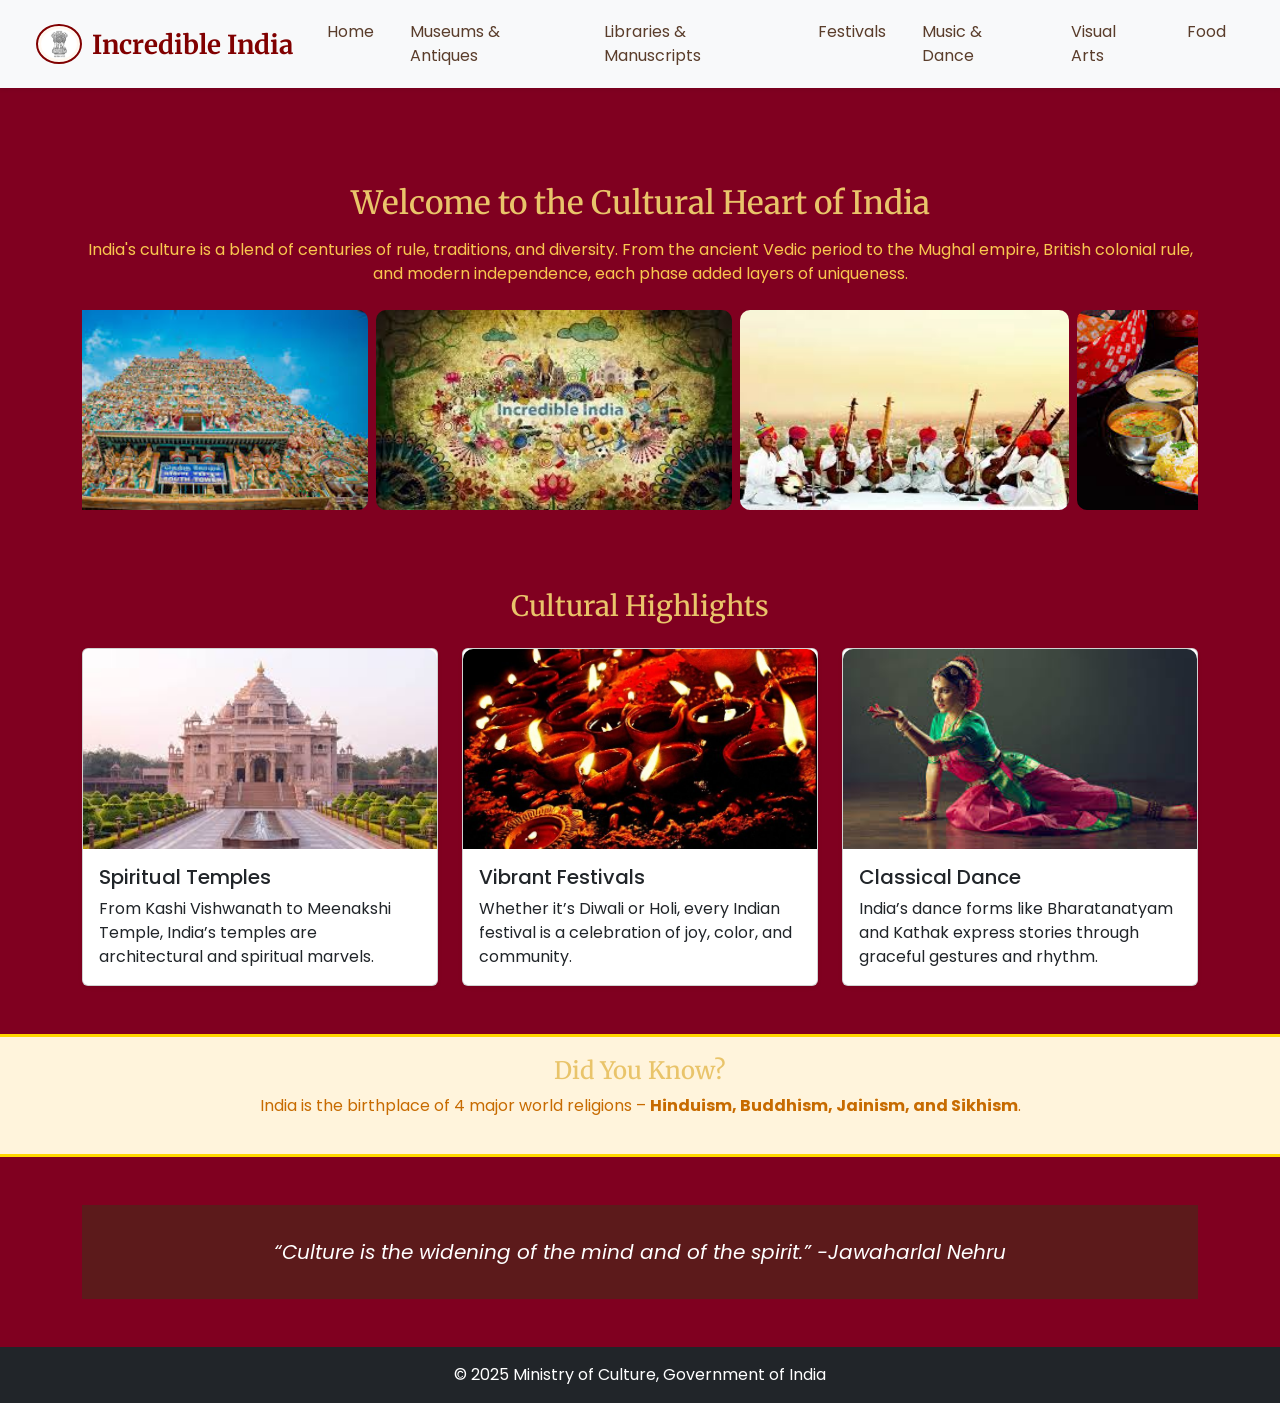
<file: index.html>
<!DOCTYPE html>
<html lang="en">
<head>
  <meta charset="UTF-8" />
  <title>Incredible India - Culture</title>
  <meta name="viewport" content="width=device-width, initial-scale=1.0"/>
  <link href="https://fonts.googleapis.com/css2?family=Merriweather&family=Poppins&display=swap" rel="stylesheet">
  <link href="https://cdn.jsdelivr.net/npm/bootstrap@5.3.3/dist/css/bootstrap.min.css" rel="stylesheet"/>
  <link rel="shortcut icon" href="images/logo.jpg" type="image/x-icon">
  <link rel="stylesheet" href="static/index.css">
</head>
<body>
  <nav class="navbar navbar-expand-lg bg-light shadow-sm">
    <div class="container-fluid">
     <a class="navbar-brand" href="#">
  <img src="images/logo.jpg" alt="India Emblem">
  Incredible India
</a>

      <button class="navbar-toggler" type="button" data-bs-toggle="collapse" data-bs-target="#navbarNav">
        <span class="navbar-toggler-icon bg-light"></span>
      </button>
      <div class="collapse navbar-collapse justify-content-center" id="navbarNav">
        <ul class="navbar-nav">
          <li class="nav-item"><a class="nav-link" href="index.html">Home</a></li>
          <li class="nav-item"><a class="nav-link" href="museums.html">Museums & Antiques</a></li>
          <li class="nav-item"><a class="nav-link" href="libraries.html">Libraries & Manuscripts</a></li>
          <li class="nav-item"><a class="nav-link" href="festivals.html">Festivals</a></li>
          <li class="nav-item"><a class="nav-link" href="musicdance.html">Music & Dance</a></li>
          <li class="nav-item"><a class="nav-link" href="visualarts.html">Visual Arts</a></li>
          <li class="nav-item"><a class="nav-link" href="food.html">Food</a></li>
        </ul>
      </div>
    </div>
  </nav>

  <main>
    <section class="intro container text-center my-5">
      <h2 class="mb-3">Welcome to the Cultural Heart of India</h2>
      <p>India's culture is a blend of centuries of rule, traditions, and diversity. From the ancient Vedic period to the Mughal empire, British colonial rule, and modern independence, each phase added layers of uniqueness.</p>

      <div class="slider-container">
        <div class="slider d-flex overflow-auto">
          <img src="images/mp1.jpg" class="me-2" height="200">
          <img src="images/mp2.jpg" class="me-2" height="200">
          <img src="images/mp3.jpg" class="me-2" height="200">
          <img src="images/mp4.jpg" class="me-2" height="200">
        </div>
      </div>
    </section>

    <section class="container my-5">
      <h3 class="text-center mb-4">Cultural Highlights</h3>
      <div class="row g-4">
        <div class="col-md-4">
          <div class="card h-100 shadow-sm">
            <img src="images/mpt.jpg" class="card-img-top" alt="Temples of India">
            <div class="card-body">
              <h5 class="card-title">Spiritual Temples</h5>
              <p class="card-text">From Kashi Vishwanath to Meenakshi Temple, India’s temples are architectural and spiritual marvels.</p>
            </div>
          </div>
        </div>

        <div class="col-md-4">
          <div class="card h-100 shadow-sm">
            <img src="images/mpf.jpg" class="card-img-top" alt="Festivals">
            <div class="card-body">
              <h5 class="card-title">Vibrant Festivals</h5>
              <p class="card-text">Whether it’s Diwali or Holi, every Indian festival is a celebration of joy, color, and community.</p>
            </div>
          </div>
        </div>

        <div class="col-md-4">
          <div class="card h-100 shadow-sm">
            <img src="images/mpc.jpg" class="card-img-top" alt="Classical Dance">
            <div class="card-body">
              <h5 class="card-title">Classical Dance</h5>
              <p class="card-text">India’s dance forms like Bharatanatyam and Kathak express stories through graceful gestures and rhythm.</p>
            </div>
          </div>
        </div>
      </div>
    </section>


    <section class="did-you-know">
  <h4> Did You Know?</h4>
  <p>India is the birthplace of 4 major world religions – <strong>Hinduism, Buddhism, Jainism, and Sikhism</strong>.</p>
</section>


    <section class="container text-center my-5">
      <blockquote class="blockquote">
        <p1 class="mb-4"></p1>
        <footer class=>“Culture is the widening of the mind and of the spirit.”
          -Jawaharlal Nehru</footer>
      </blockquote>
    </section>
  </main>

  <footer class="bg-dark text-white text-center py-3">
    <p class="mb-0">&copy; 2025 Ministry of Culture, Government of India</p>
  </footer>

  <script src="https://cdn.jsdelivr.net/npm/bootstrap@5.3.3/dist/js/bootstrap.bundle.min.js"></script>
  <script src="static/index.js"></script>
</body>
</html>
</file>
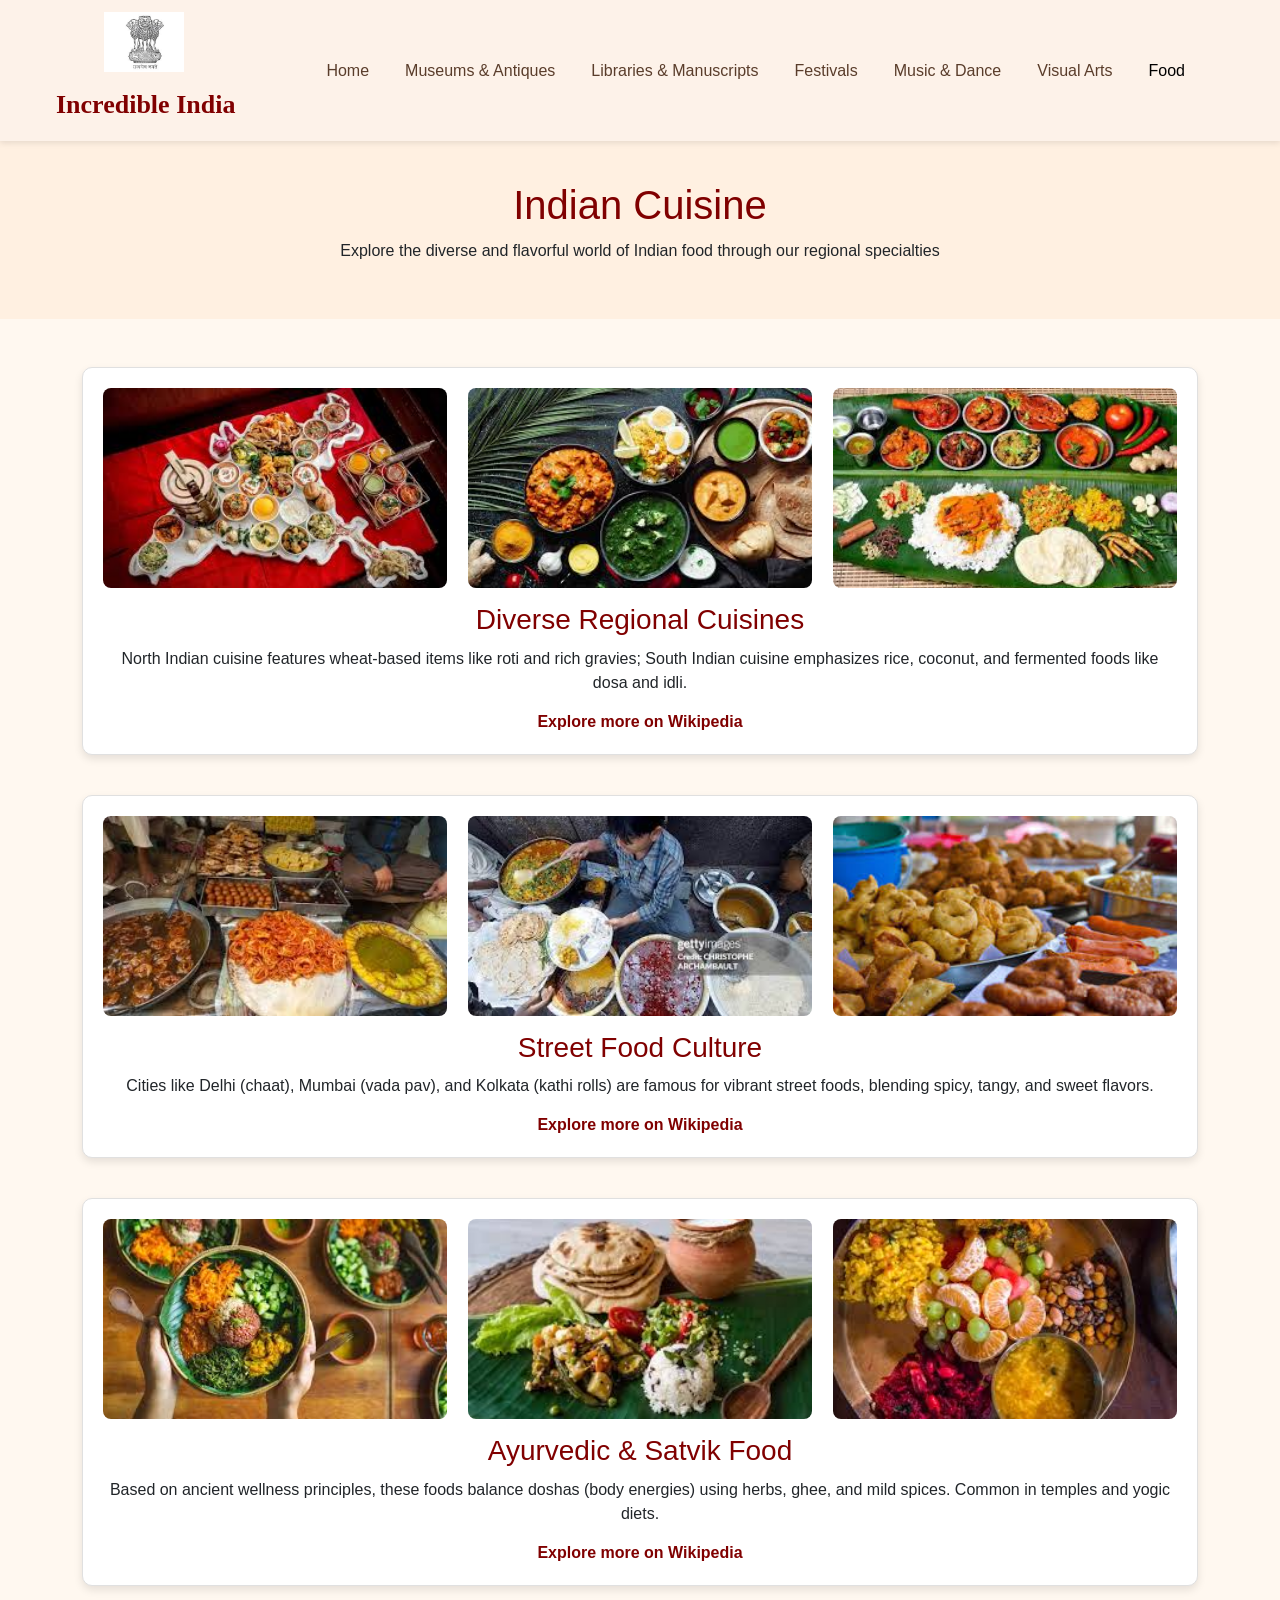
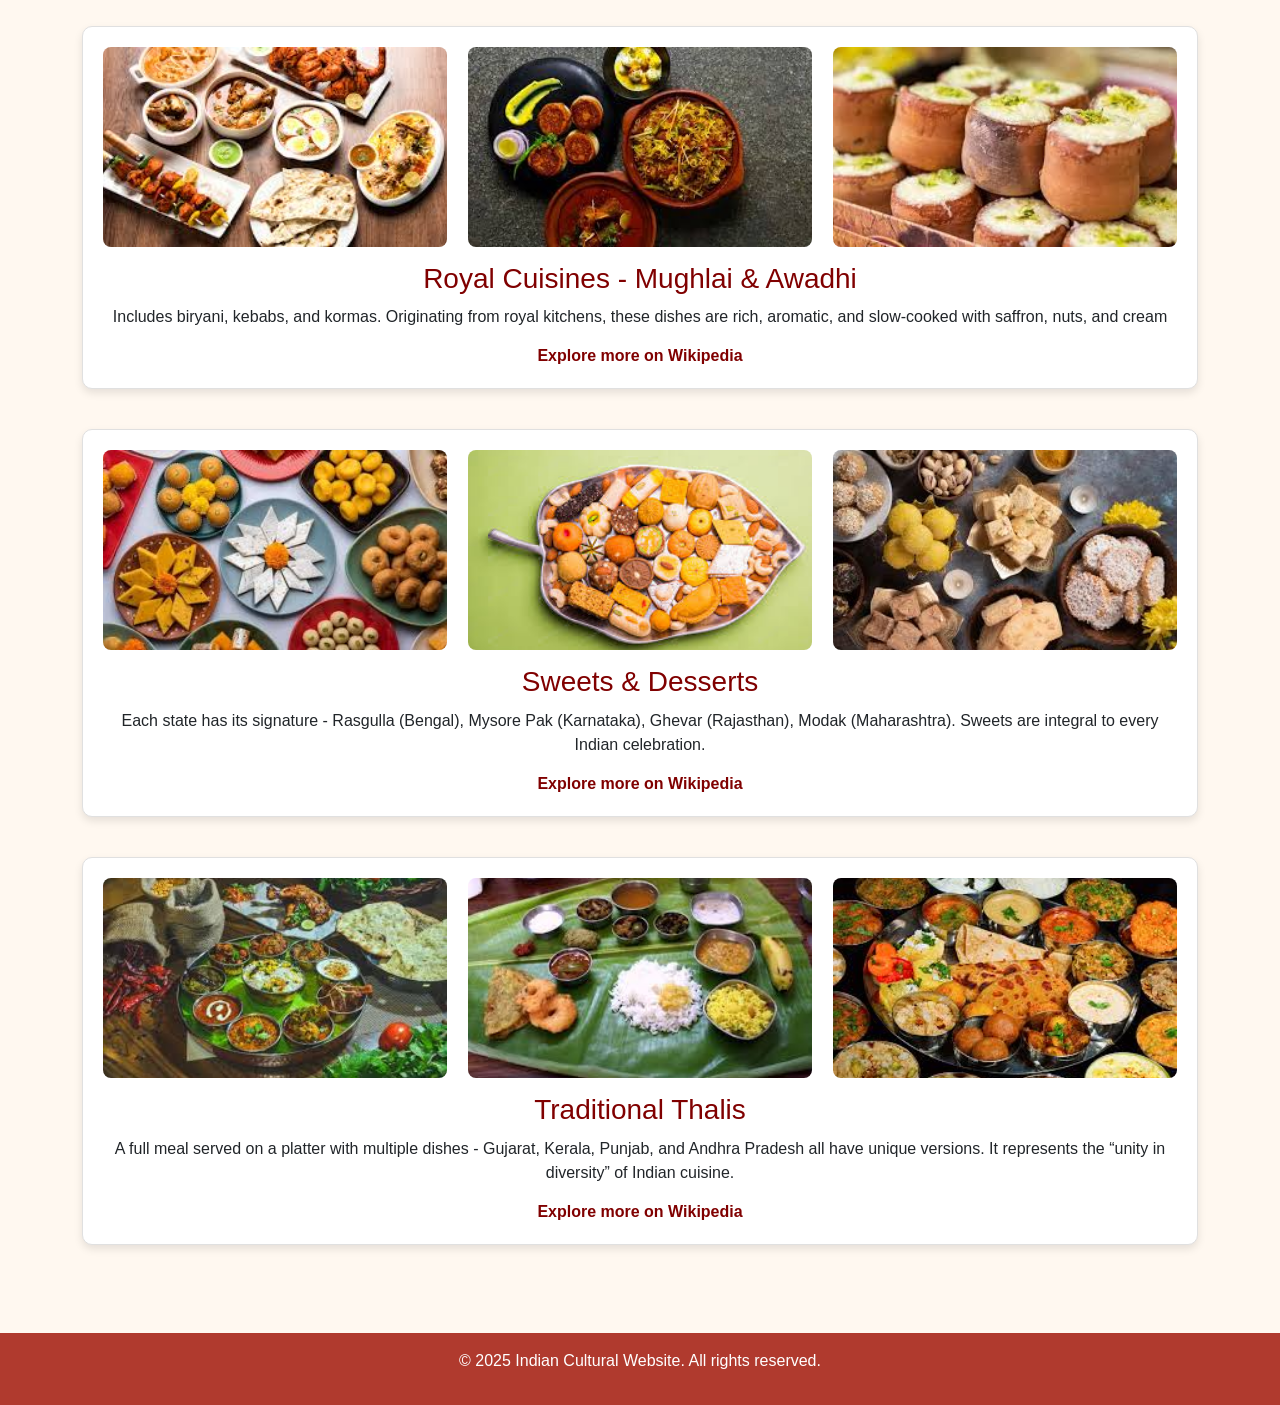
<file: food.html>
<!DOCTYPE html>
<html lang="en">
<head>
  <meta charset="UTF-8" />
  <meta name="viewport" content="width=device-width, initial-scale=1.0"/>
  <title>Food </title>
  <link href="https://cdn.jsdelivr.net/npm/bootstrap@5.3.3/dist/css/bootstrap.min.css" rel="stylesheet"/>
  <link rel="stylesheet" href="static/food.css">
  <link rel="shortcut icon" href="images/logo.jpg" type="image/x-icon">
 
</head>
<body>
  <nav class="navbar navbar-expand-lg">
    <div class="container-fluid">
      <div class="d-flex flex-column align-items-center me-3">
        <img src="images/logo.jpg" height="60px" width="80px" alt="Logo">
        <a class="navbar-brand mt-2" href="index.html" style="padding-left: 20px;">Incredible India</a>
      </div>
      <button class="navbar-toggler" type="button" data-bs-toggle="collapse" data-bs-target="#navbarNav">
        <span class="navbar-toggler-icon bg-light"></span>
      </button>
      <div class="collapse navbar-collapse justify-content-center" id="navbarNav">
        <ul class="navbar-nav">
          <li class="nav-item"><a class="nav-link" href="index.html">Home</a></li>
          <li class="nav-item"><a class="nav-link" href="museums.html">Museums & Antiques</a></li>
          <li class="nav-item"><a class="nav-link" href="libraries.html">Libraries & Manuscripts</a></li>
          <li class="nav-item"><a class="nav-link" href="festivals.html">Festivals</a></li>
          <li class="nav-item"><a class="nav-link" href="musicdance.html">Music & Dance</a></li>
          <li class="nav-item"><a class="nav-link" href="visualarts.html">Visual Arts</a></li>
          <li class="nav-item"><a class="nav-link active" href="food.html">Food</a></li>
        </ul>
      </div>
    </div>
  </nav>


  <section class="intro">
    <h1>Indian Cuisine</h1>
    <p>Explore the diverse and flavorful world of Indian food through our regional specialties</p>
  </section>


  <section class="container py-5">
   

    <div class="food-container">
      <div class="food-images">
        <img src="images/diverse food1.jpg"  class="food-image">
        <img src="images/diverse food2.jpg"  class="food-image">
        <img src="images/diverse food3.jpg"  class="food-image">
        
      </div>
      <div class="food-content">
        <h3 class="food-title">Diverse Regional Cuisines</h3>
        
        <p class="food-description">
           North Indian cuisine features wheat-based items like roti and rich gravies; South Indian cuisine emphasizes rice, coconut, and fermented foods like dosa and idli.
        </p>
        <a href="https://en.wikipedia.org/wiki/North_Indian_cuisine" class="wikipedia-link" target="_blank">Explore more on Wikipedia </a>
      </div>
    </div>

    <div class="food-container">
      <div class="food-images">
       <img src="images/sf1.jpg" class="food-image">
       <img src="images/sf2.jpg"  class="food-image">
       <img src="images/sf3.jpg" class="food-image">
      </div>
      <div class="food-content">
        <h3 class="food-title">Street Food Culture</h3>
       
        <p class="food-description">
          Cities like Delhi (chaat), Mumbai (vada pav), and Kolkata (kathi rolls) are famous for vibrant street foods, blending spicy, tangy, and sweet flavors.
        </p>
        <a href="https://en.wikipedia.org/wiki/South_Indian_cuisine" class="wikipedia-link" target="_blank">Explore more on Wikipedia</a>
      </div>
    </div>

    <div class="food-container">
      <div class="food-images">
        <img src="images/as1.jpg"  class="food-image">
        <img src="images/as2.jpg"  class="food-image">
        <img src="images/as3.jpg"  class="food-image">
      </div>
      <div class="food-content">
        <h3 class="food-title">Ayurvedic & Satvik Food</h3>
       
        <p class="food-description">
          Based on ancient wellness principles, these foods balance doshas (body energies) using herbs, ghee, and mild spices. Common in temples and yogic diets.

        </p>
        <a href="https://en.wikipedia.org/wiki/East_Indian_cuisine" class="wikipedia-link" target="_blank">Explore more on Wikipedia</a>
      </div>
    </div>

    
    <div class="food-container">
      <div class="food-images">
        <img src="images/royal1.jpg"  class="food-image">
        <img src="images/royal2.jpg"  class="food-image">
        <img src="images/royal3.jpg"  class="food-image">
      </div>
      <div class="food-content">
        <h3 class="food-title">Royal Cuisines - Mughlai & Awadhi</h3>
       
        <p class="food-description">
           Includes biryani, kebabs, and kormas. Originating from royal kitchens, these dishes are rich, aromatic, and slow-cooked with saffron, nuts, and cream
        </p>
        <a href="https://en.wikipedia.org/wiki/West_Indian_cuisine" class="wikipedia-link" target="_blank">Explore more on Wikipedia</a>
      </div>
    </div>

  
    <div class="food-container">
      <div class="food-images">
        <img src="images/sweet1.jpg" class="food-image">
        <img src="images/sweet2.jpg" class="food-image">
        <img src="images/sweet3.jpg" class="food-image">
       
      </div>
      <div class="food-content">
        <h3 class="food-title">Sweets & Desserts</h3>
    
        <p class="food-description">
           Each state has its signature - Rasgulla (Bengal), Mysore Pak (Karnataka), Ghevar (Rajasthan), Modak (Maharashtra). Sweets are integral to every Indian celebration.

        </p>
        <a href="https://en.wikipedia.org/wiki/Cuisine_of_Northeast_India" class="wikipedia-link" target="_blank">Explore more on Wikipedia</a>
      </div>
    </div>

    <div class="food-container">
      <div class="food-images">
      <img src="images/thali1.jpg"  class="food-image">
      <img src="images/thali2.jpg"  class="food-image">
      <img src="images/thali3.jpg"  class="food-image">
      </div>
      <div class="food-content">
        <h3 class="food-title">Traditional Thalis</h3>

        <p class="food-description">
           A full meal served on a platter with multiple dishes - Gujarat, Kerala, Punjab, and Andhra Pradesh all have unique versions. It represents the “unity in diversity” of Indian cuisine.
        </p>
        <a href="https://en.wikipedia.org/wiki/List_of_Indian_sweets_and_desserts" class="wikipedia-link" target="_blank">Explore more on Wikipedia</a>
      </div>
    </div>
  </section>


  <footer>
    <p>&copy; 2025 Indian Cultural Website. All rights reserved.</p>
  </footer>

  <script src="https://cdn.jsdelivr.net/npm/bootstrap@5.3.3/dist/js/bootstrap.bundle.min.js"></script>
</body>
</html>
</file>
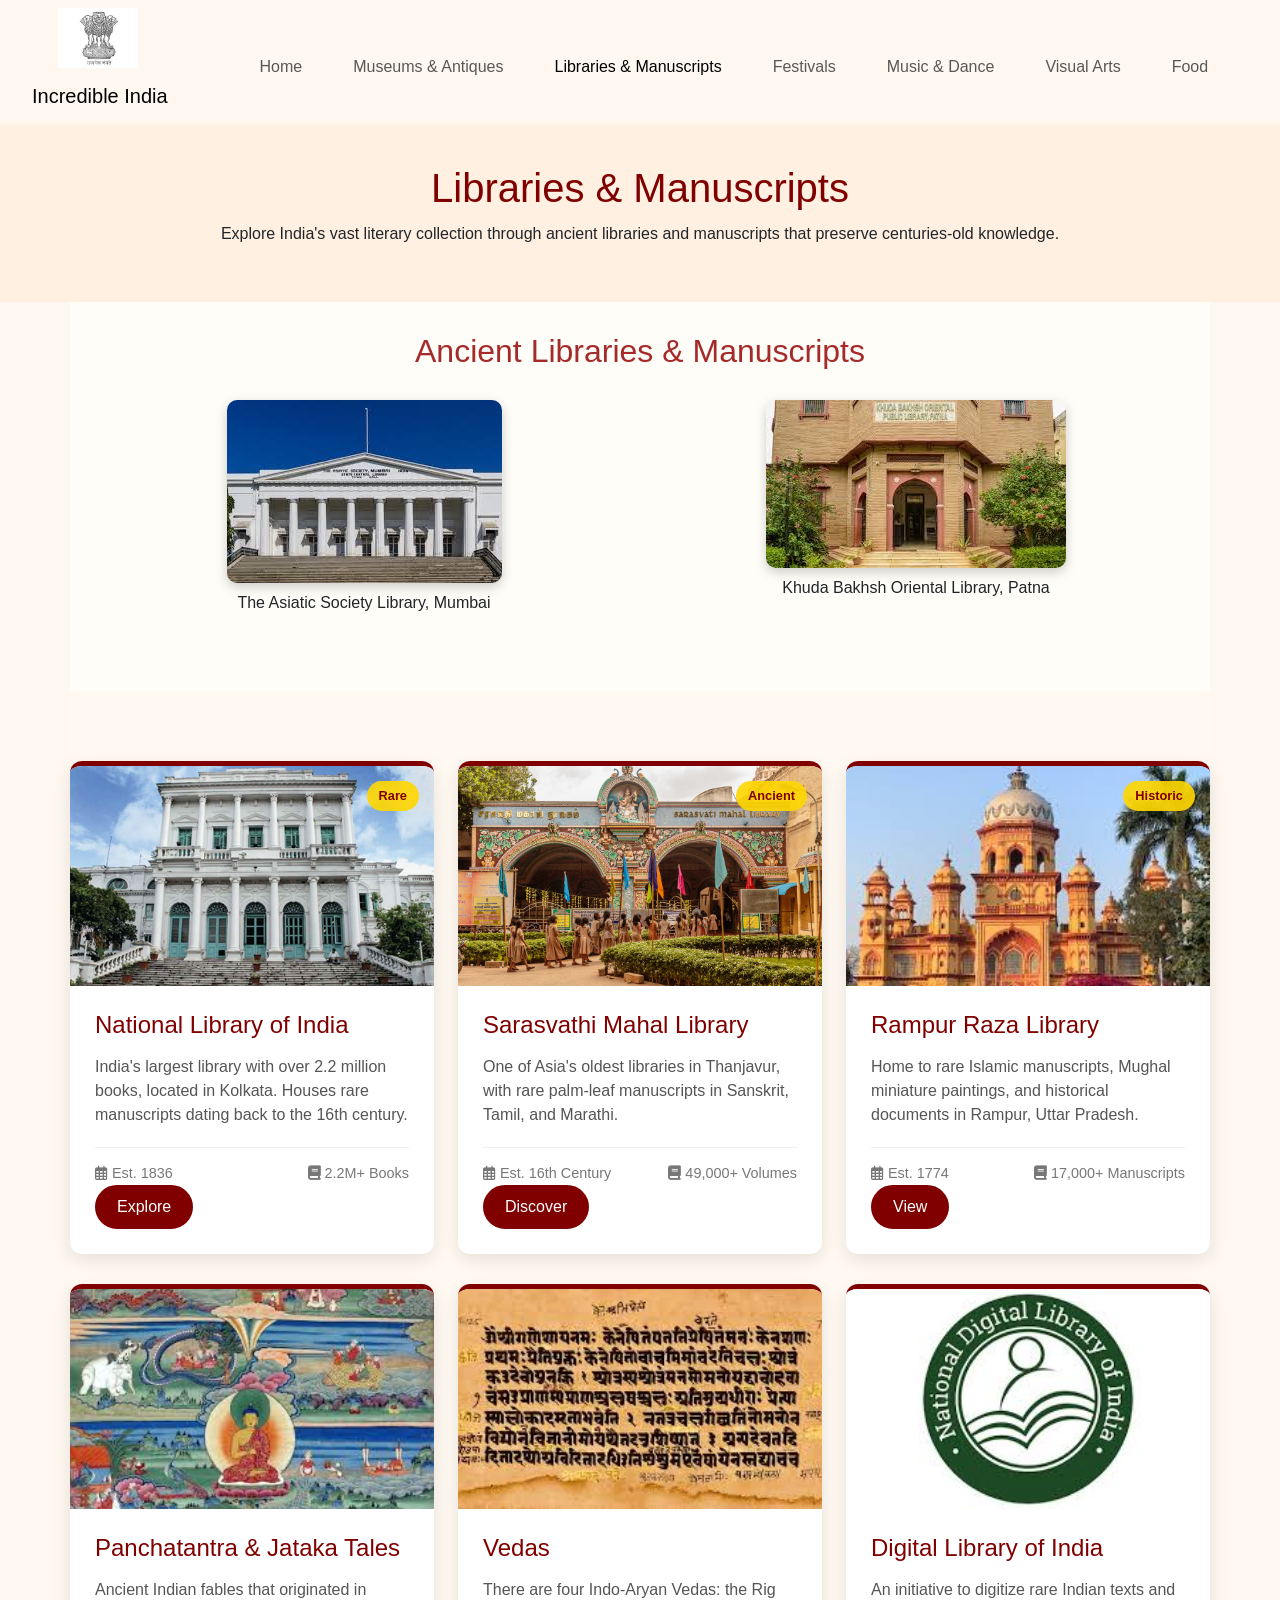
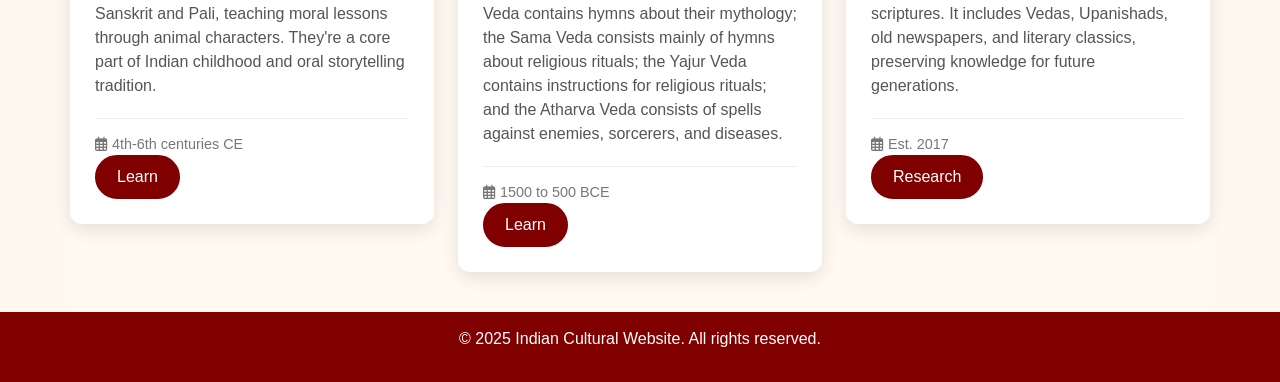
<file: libraries.html>
<!DOCTYPE html>
<html lang="en">
<head>
  <meta charset="UTF-8" />
  <meta name="viewport" content="width=device-width, initial-scale=1.0" />
  <title>Libraries & Manuscripts</title>
  <link href="https://cdn.jsdelivr.net/npm/bootstrap@5.3.3/dist/css/bootstrap.min.css" rel="stylesheet" />
  <link rel="stylesheet" href="https://cdnjs.cloudflare.com/ajax/libs/font-awesome/6.4.0/css/all.min.css">
  <link rel="stylesheet" href="static/libraries.css">
  <link rel="shortcut icon" href="images/logo.jpg" type="image/x-icon">

</head>
<body>
  <main>
    
    <nav class="navbar navbar-expand-lg">
      <div class="container-fluid">
        
    <div class="d-flex flex-column align-items-center me-3">
      <img src="images/logo.jpg" height="60px" width="80px" alt="Logo">
      <a class="navbar-brand mt-2" href="index.html" style="padding-left: 20px;">Incredible India</a>
    </div>

    <button class="navbar-toggler" type="button" data-bs-toggle="collapse" data-bs-target="#navbarNav">
      <span class="navbar-toggler-icon bg-light"></span>
    </button>
        <div class="collapse navbar-collapse justify-content-center" id="navbarNav">
          <ul class="navbar-nav">
            <li class="nav-item"><a class="nav-link" href="index.html">Home</a></li>
            <li class="nav-item"><a class="nav-link" href="museums.html">Museums & Antiques</a></li>
            <li class="nav-item"><a class="nav-link active" href="libraries.html">Libraries & Manuscripts</a></li>
            <li class="nav-item"><a class="nav-link " href="festivals.html">Festivals</a></li>
            <li class="nav-item"><a class="nav-link" href="musicdance.html">Music & Dance</a></li>
            <li class="nav-item"><a class="nav-link" href="visualarts.html">Visual Arts</a></li>
            <li class="nav-item"><a class="nav-link" href="food.html">Food</a></li>
          </ul>
        </div>
      </div>
    </nav>

    <section class="intro">
      <h1>Libraries & Manuscripts</h1>
      <p>Explore India's vast literary collection through ancient libraries and manuscripts that preserve centuries-old knowledge.</p>
    </section>

    <section class="library-gallery container">
      <h2>Ancient Libraries & Manuscripts</h2>
      <div class="row">
        <div class="col-md-6 library-item">
          <img src="images/asmt.jpg" alt="The Asiatic Society Library, Mumbai">
          <p class="mt-2">The Asiatic Society Library, Mumbai</p>
        </div>
        <div class="col-md-6 library-item">
          <img src="images/kbp.jpg" alt="Khuda Bakhsh Oriental Library, Patna">
          <p class="mt-2">Khuda Bakhsh Oriental Library, Patna</p>
        </div>
      </div>
    </section>

    <section class="library-container-section container">
      <div class="row">

        <div class="col-lg-4 col-md-6">
          <div class="library-container">
            <div class="library-img-container">
              <span class="library-badge">Rare</span>
              <img src="images/nlb.jpg" >
            </div>
            <div class="library-content">
              <h3>National Library of India</h3>
              <p>India's largest library with over 2.2 million books, located in Kolkata. Houses rare manuscripts dating back to the 16th century.</p>
              <div class="library-meta">
                <span><i class="far fa-calendar-alt"></i> Est. 1836</span>
                <span><i class="fas fa-book"></i> 2.2M+ Books</span>
              </div>
              <a href="https://www.nationallibrary.gov.in/" class="read-more" target="_blank">Explore</a>
            </div>
          </div>
        </div>
        
        <div class="col-lg-4 col-md-6">
          <div class="library-container">
            <div class="library-img-container">
              <span class="library-badge">Ancient</span>
              <img src="images/sml.jpg" >
            </div>
            <div class="library-content">
              <h3>Sarasvathi Mahal Library</h3>
              <p>One of Asia's oldest libraries in Thanjavur, with rare palm-leaf manuscripts in Sanskrit, Tamil, and Marathi.</p>
              <div class="library-meta">
                <span><i class="far fa-calendar-alt"></i> Est. 16th Century</span>
                <span><i class="fas fa-book"></i> 49,000+ Volumes</span>
              </div>
              <a href="https://www.tamilnadutourism.tn.gov.in/destinations/saraswathi-mahal-library"  target="_blank" class="read-more">Discover</a>
            </div>
          </div>
        </div>
        
 
        <div class="col-lg-4 col-md-6">
          <div class="library-container">
            <div class="library-img-container">
              <span class="library-badge">Historic</span>
              <img src="images/raza.jpg">
            </div>
            <div class="library-content">
              <h3>Rampur Raza Library</h3>
              <p>Home to rare Islamic manuscripts, Mughal miniature paintings, and historical documents in Rampur, Uttar Pradesh.</p>
              <div class="library-meta">
                <span><i class="far fa-calendar-alt"></i> Est. 1774</span>
                <span><i class="fas fa-book"></i> 17,000+ Manuscripts</span>
              </div>
              <a href="https://indianculture.gov.in/MoCorganization/rampur-raza-library" target="_blank" class="read-more">View</a>
            </div>
          </div>
        </div>
        
      
        <div class="col-lg-4 col-md-6">
          <div class="library-container">
            <div class="library-img-container">
              <img src="images/jp.jpg" >
            </div>
            <div class="library-content">
              <h3>Panchatantra & Jataka Tales</h3>
              <p> Ancient Indian fables that originated in Sanskrit and Pali, teaching moral lessons through animal characters. They're a core part of Indian childhood and oral storytelling tradition.</p>
              <div class="library-meta">
                <span><i class="far fa-calendar-alt"></i> 4th-6th centuries CE</span>
               
              </div>
              <a href=https://en.wikipedia.org/wiki/Panchatantra target="_blank" class="read-more">Learn</a>
            </div>
          </div>
        </div>
     
        <div class="col-lg-4 col-md-6">
          <div class="library-container">
            <div class="library-img-container">
              <img src="images/vedas.jpg" >
            </div>
            <div class="library-content">
              <h3>Vedas</h3>
              <p> There are four Indo-Aryan Vedas: the Rig Veda contains hymns about their mythology; the Sama Veda consists mainly of hymns about religious rituals; the Yajur Veda contains instructions for religious rituals; and the Atharva Veda consists of spells against enemies, sorcerers, and diseases.</p>
              <div class="library-meta">
                <span><i class="far fa-calendar-alt"></i> 1500 to 500 BCE</span>
             </div>
              <a href="https://en.wikipedia.org/wiki/Vedas#:~:text=The%20Vedas%2C%20for%20orthodox%20Indian,Vedas%20is%20credited%20to%20Brahma." target="_blank" class="read-more">Learn</a>
            </div>
          </div>
        </div>
        
   
        <div class="col-lg-4 col-md-6">
          <div class="library-container">
            <div class="library-img-container">
              <img src="images/ndl.jpg" >
            </div>
            <div class="library-content">
              <h3>Digital Library of India</h3>
              <p> An initiative to digitize rare Indian texts and scriptures. It includes Vedas, Upanishads, old newspapers, and literary classics, preserving knowledge for future generations.</p>
              <div class="library-meta">
                <span><i class="far fa-calendar-alt"></i> Est. 2017</span>
              </div>
              <a href="https://ndl.iitkgp.ac.in/" target="_blank" class="read-more">Research</a>
            </div>
          </div>
        </div>
      </div>
    </section>
  </main>


  <footer>
    <p>&copy; 2025 Indian Cultural Website. All rights reserved.</p>
  </footer>

  <script src="https://cdn.jsdelivr.net/npm/bootstrap@5.3.3/dist/js/bootstrap.bundle.min.js"></script>
  <script src="https://code.jquery.com/jquery-3.6.0.min.js"></script>
  <script src="static/libraries.js"></script>
</body>
</html>
</file>
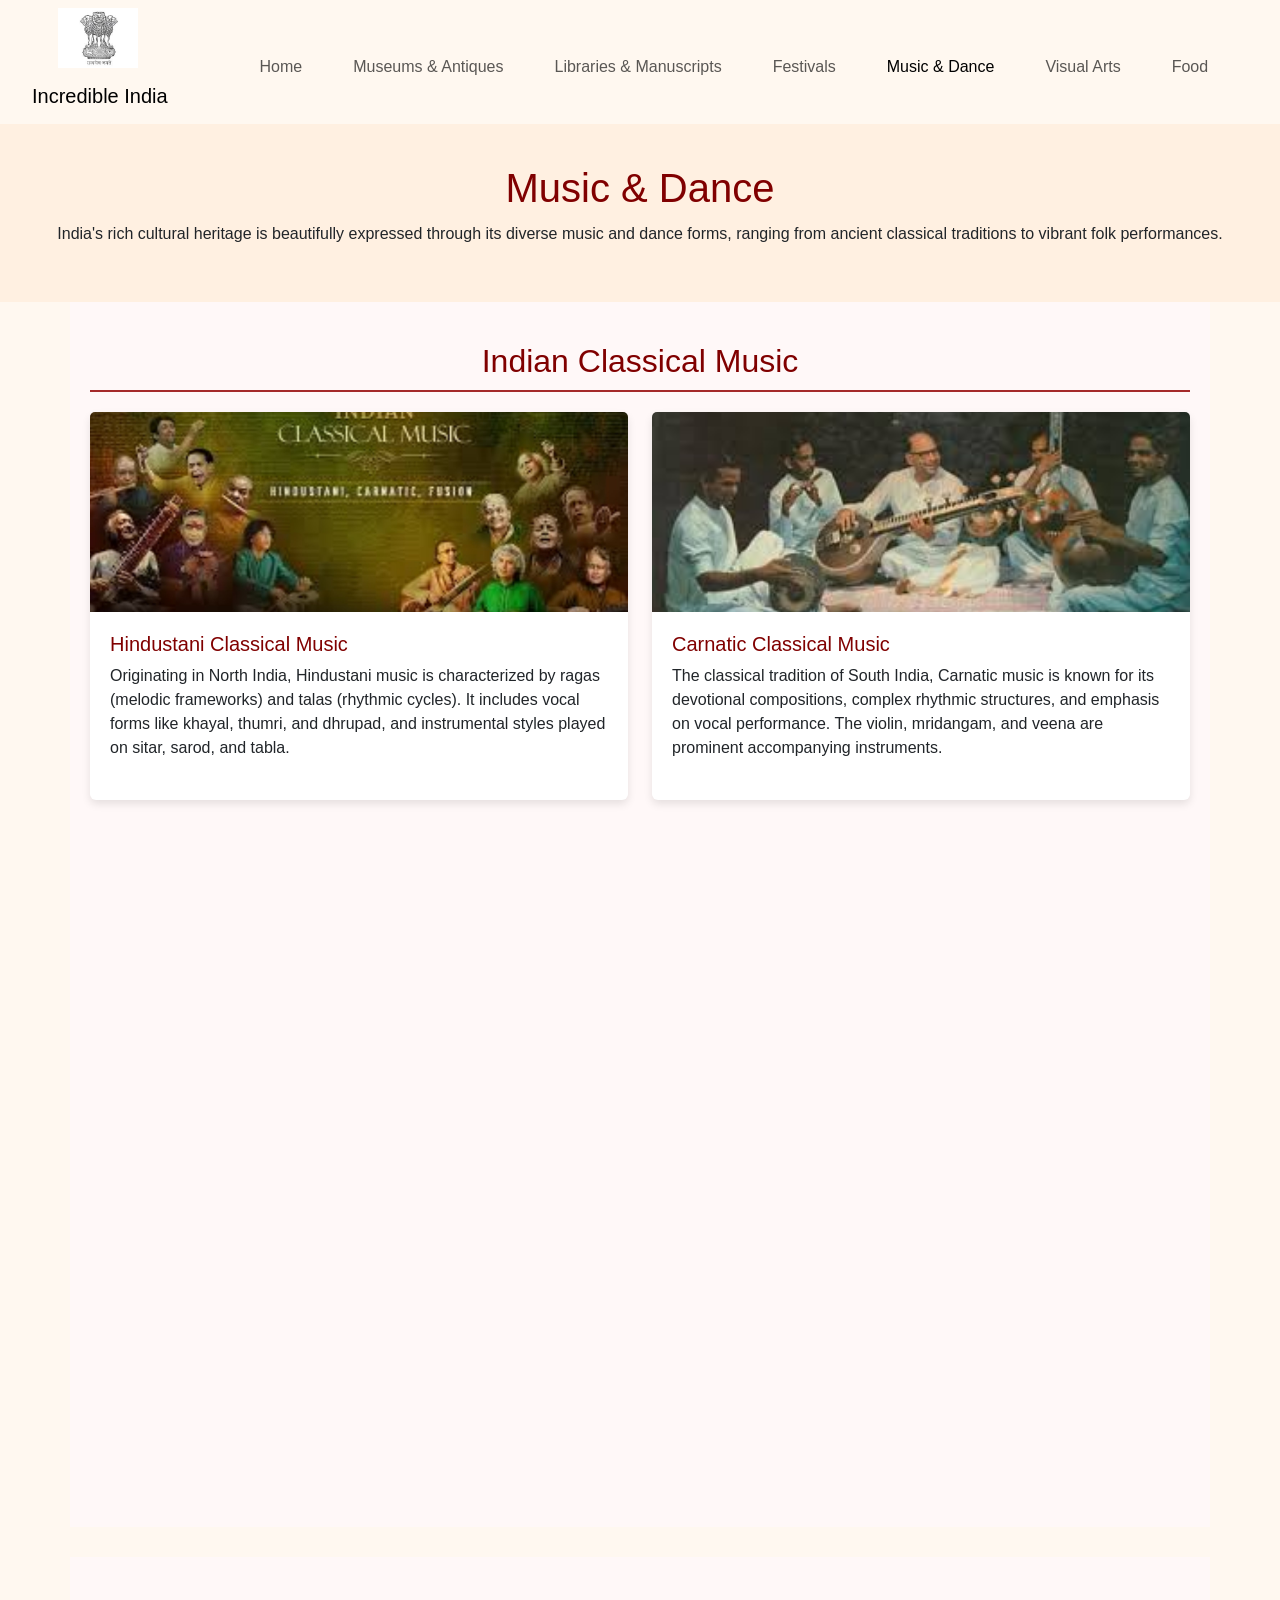
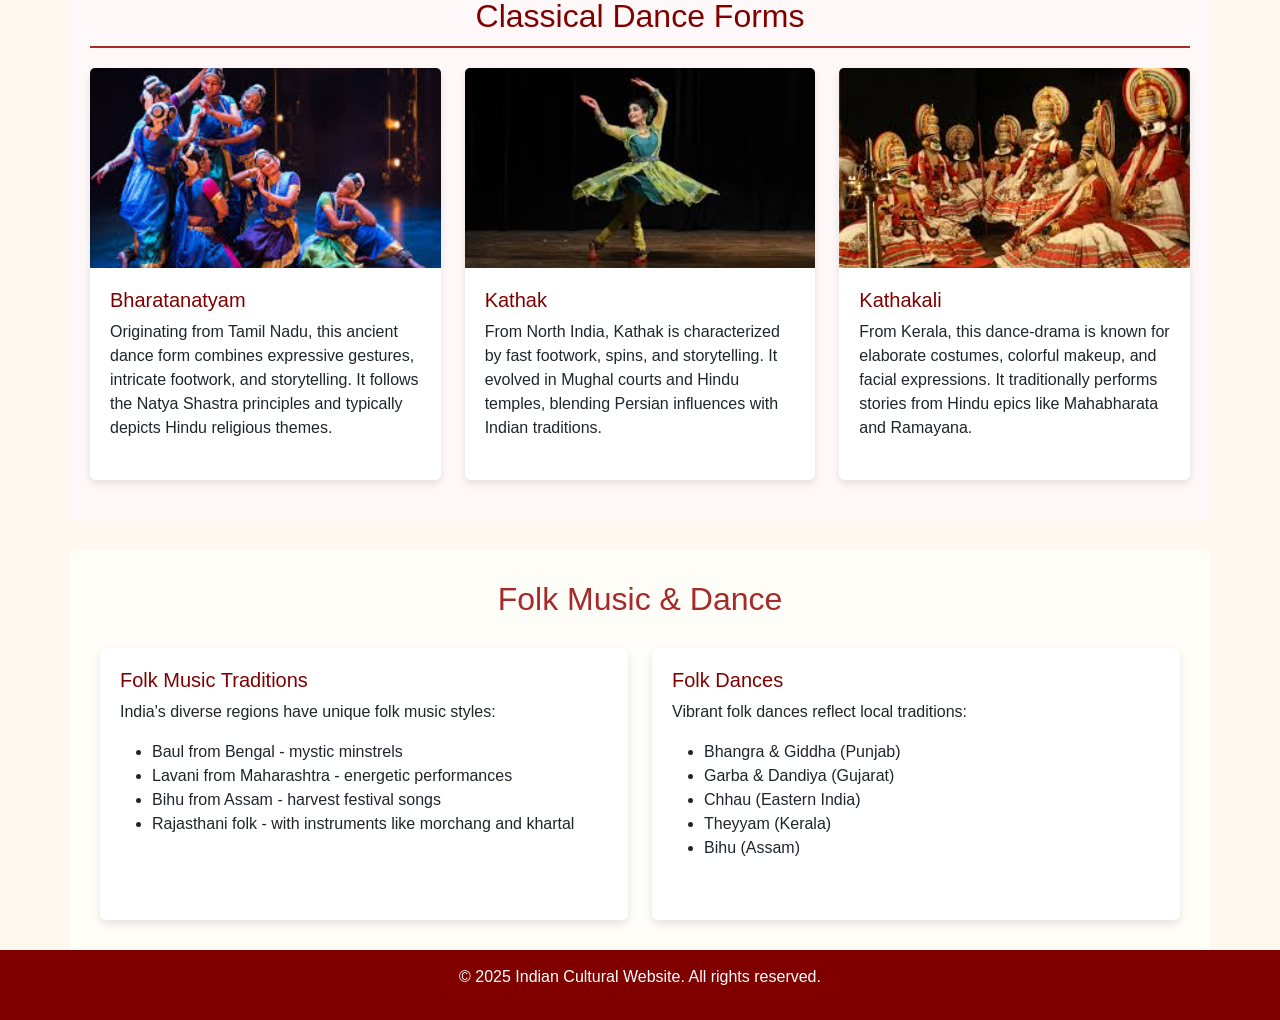
<file: musicdance.html>
<!DOCTYPE html>
<html lang="en">
<head>
  <meta charset="UTF-8" />
  <meta name="viewport" content="width=device-width, initial-scale=1.0"/>
  <title>Music & Dance</title>
  <link href="https://cdn.jsdelivr.net/npm/bootstrap@5.3.3/dist/css/bootstrap.min.css" rel="stylesheet" />
  <link rel="stylesheet" href="static/musicdance.css" />
  <link rel="shortcut icon" href="images/logo.jpg" type="image/x-icon">

</head>
<body>
  <main>
    <nav class="navbar navbar-expand-lg">
      <div class="container-fluid">
        
    <div class="d-flex flex-column align-items-center me-3">
      <img src="images/logo.jpg" height="60px" width="80px" alt="Logo">
      <a class="navbar-brand mt-2" href="index.html" style="padding-left: 20px;">Incredible India</a>
    </div>

    <button class="navbar-toggler" type="button" data-bs-toggle="collapse" data-bs-target="#navbarNav">
      <span class="navbar-toggler-icon bg-light"></span>
    </button>
        <div class="collapse navbar-collapse justify-content-center" id="navbarNav">
          <ul class="navbar-nav">
            <li class="nav-item"><a class="nav-link" href="index.html">Home</a></li>
            <li class="nav-item"><a class="nav-link" href="museums.html">Museums & Antiques</a></li>
            <li class="nav-item"><a class="nav-link" href="libraries.html">Libraries & Manuscripts</a></li>
            <li class="nav-item"><a class="nav-link " href="festivals.html">Festivals</a></li>
            <li class="nav-item"><a class="nav-link active" href="musicdance.html">Music & Dance</a></li>
            <li class="nav-item"><a class="nav-link" href="visualarts.html">Visual Arts</a></li>
            <li class="nav-item"><a class="nav-link" href="food.html">Food</a></li>
          </ul>
        </div>
      </div>
    </nav>

    <section class="intro">
      <h1>Music & Dance</h1>
      <p>India's rich cultural heritage is beautifully expressed through its diverse music and dance forms, ranging from ancient classical traditions to vibrant folk performances.</p>
    </section>

    <section class="music-section container">
      <h2 class="section-title text-center">Indian Classical Music</h2>
      <div class="row">
        <div class="col-md-6">
          <div class="card">
            <img src="images/hcm.jpg" class="card-img-top" >
            <div class="card-body">
              <h5 class="card-title">Hindustani Classical Music</h5>
              <p class="card-text">Originating in North India, Hindustani music is characterized by ragas (melodic frameworks) and talas (rhythmic cycles). It includes vocal forms like khayal, thumri, and dhrupad, and instrumental styles played on sitar, sarod, and tabla.</p>
            </div>
          </div>
        </div>
        <div class="col-md-6">
          <div class="card">
            <img src="images/ccm.jpg" class="card-img-top" >
            <div class="card-body">
              <h5 class="card-title">Carnatic Classical Music</h5>
              <p class="card-text">The classical tradition of South India, Carnatic music is known for its devotional compositions, complex rhythmic structures, and emphasis on vocal performance. The violin, mridangam, and veena are prominent accompanying instruments.</p>
            </div>
          </div>
        </div>
      </div>
      
      <div class="video-container mt-5">
        <iframe width="560" height="315" src="https://www.youtube.com/embed/iuAdQyWUdyA?si=Nx7AdRUg9-dB4jCG" title="YouTube video player" frameborder="0" allow="accelerometer; autoplay; clipboard-write; encrypted-media; gyroscope; picture-in-picture; web-share" referrerpolicy="strict-origin-when-cross-origin" allowfullscreen></iframe>
      </div>
    </section>

    <section class="dance-section container">
  <h2 class="section-title text-center">Classical Dance Forms</h2>
  <div class="row">

    <div class="col-md-4">
      <div class="card">
        <a href="https://en.wikipedia.org/wiki/Bharatanatyam" target="_blank" >
          <img src="images/bharat.jpg" class="card-img-top" >
          <div class="card-body">
            <h5 class="card-title">Bharatanatyam</h5>
            <p class="card-text">Originating from Tamil Nadu, this ancient dance form combines expressive gestures, intricate footwork, and storytelling. It follows the Natya Shastra principles and typically depicts Hindu religious themes.</p>
          </div>
        </a>
      </div>
    </div>
    
   
    <div class="col-md-4">
      <div class="card">
        <a href="https://en.wikipedia.org/wiki/Kathak" target="_blank" >
          <img src="images/kathak.jpg" class="card-img-top" >
          <div class="card-body">
            <h5 class="card-title">Kathak</h5>
            <p class="card-text">From North India, Kathak is characterized by fast footwork, spins, and storytelling. It evolved in Mughal courts and Hindu temples, blending Persian influences with Indian traditions.</p>
          </div>
        </a>
      </div>
    </div>
    
    
    <div class="col-md-4">
      <div class="card">
        <a href="https://en.wikipedia.org/wiki/Kathakali" target="_blank">
          <img src="images/kathakali.jpg" class="card-img-top" >
          <div class="card-body">
            <h5 class="card-title">Kathakali</h5>
            <p class="card-text">From Kerala, this dance-drama is known for elaborate costumes, colorful makeup, and facial expressions. It traditionally performs stories from Hindu epics like Mahabharata and Ramayana.</p>
          </div>
        </a>
      </div>
    </div>
  </div>
 
  </div>
</section>

    <section class="library-gallery container">
      <h2>Folk Music & Dance</h2>
      <div class="row">
        <div class="col-md-6">
          <div class="card mb-4">
            <div class="card-body">
              <h5 class="card-title">Folk Music Traditions</h5>
              <p class="card-text">India's diverse regions have unique folk music styles:
                <ul>
                  <li>Baul from Bengal - mystic minstrels</li>
                  <li>Lavani from Maharashtra - energetic performances</li>
                  <li>Bihu from Assam - harvest festival songs</li>
                  <li>Rajasthani folk - with instruments like morchang and khartal</li>
                </ul>
              </p>
            </div>
          </div>
        </div>
        <div class="col-md-6">
          <div class="card mb-4">
            <div class="card-body">
              <h5 class="card-title">Folk Dances</h5>
              <p class="card-text">Vibrant folk dances reflect local traditions:
                <ul>
                  <li>Bhangra & Giddha (Punjab)</li>
                  <li>Garba & Dandiya (Gujarat)</li>
                  <li>Chhau (Eastern India)</li>
                  <li>Theyyam (Kerala)</li>
                  <li>Bihu (Assam)</li>
                </ul>
              </p>
            </div>
          </div>
        </div>
      </div>
    </section>
  </main>

  <footer>
    <p>&copy; 2025 Indian Cultural Website. All rights reserved.</p>
  </footer>

  <script src="https://cdn.jsdelivr.net/npm/bootstrap@5.3.3/dist/js/bootstrap.bundle.min.js"></script>
</body>
</html>
</file>
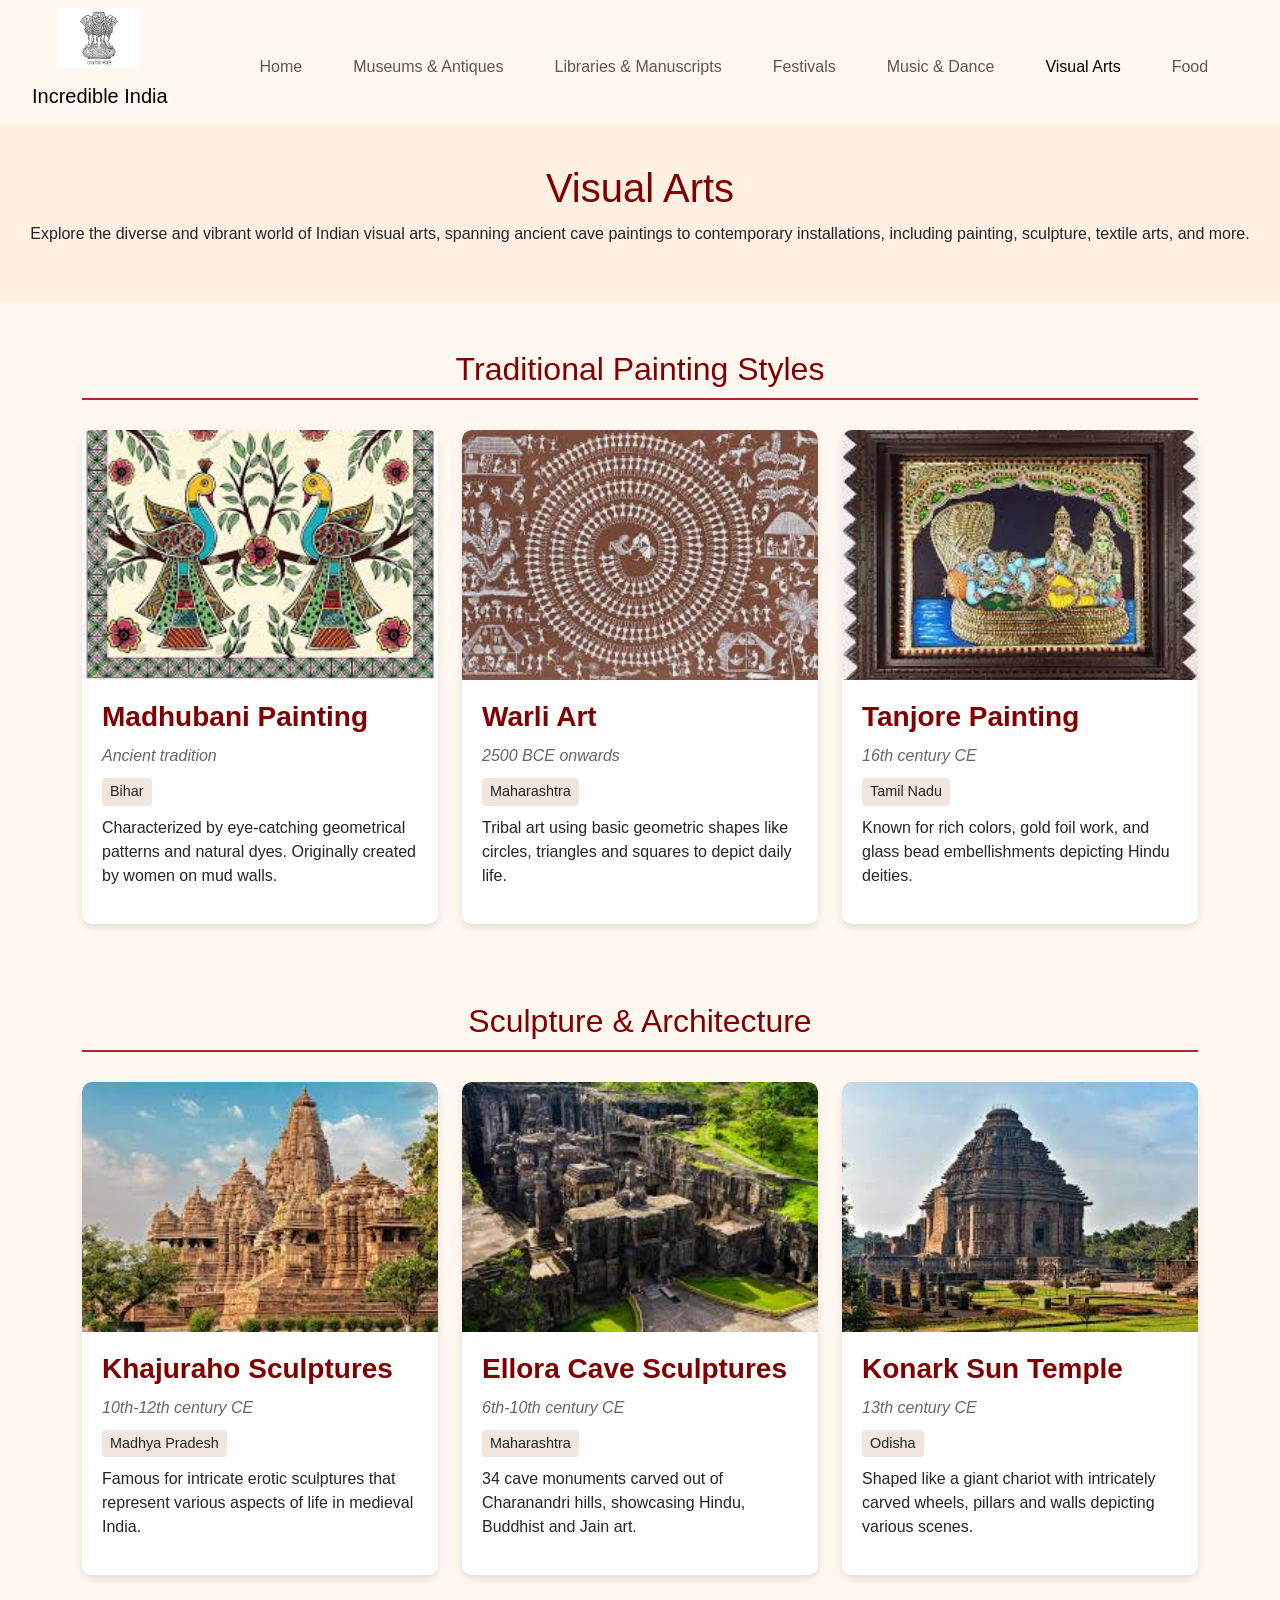
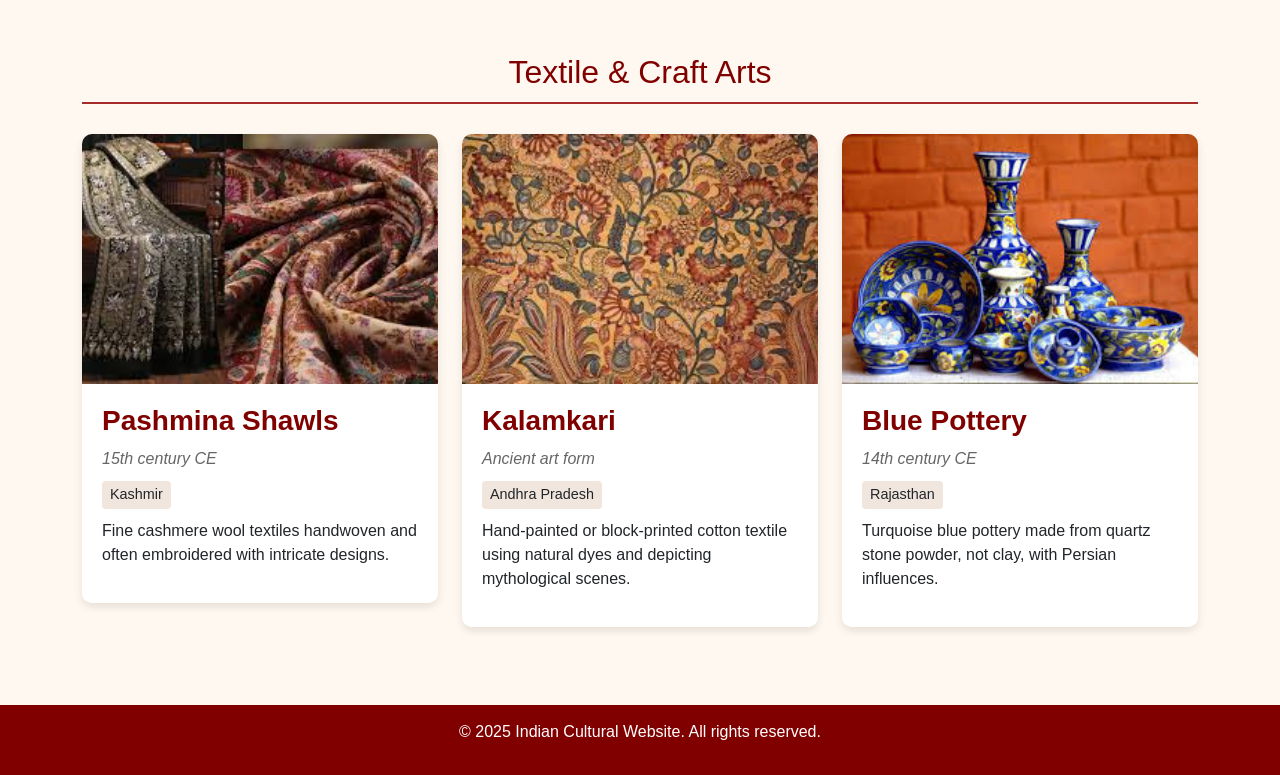
<file: visualarts.html>
<!DOCTYPE html>
<html lang="en">
<head>
  <meta charset="UTF-8" />
  <meta name="viewport" content="width=device-width, initial-scale=1.0"/>
  <title>Visual Arts</title>
  <link href="https://cdn.jsdelivr.net/npm/bootstrap@5.3.3/dist/css/bootstrap.min.css" rel="stylesheet" />
  <link rel="stylesheet" href="static/visualarts.css" />
  <link rel="shortcut icon" href="images/logo.jpg" type="image/x-icon">
 
</head>
<body>
  <main>
    <nav class="navbar navbar-expand-lg">
      <div class="container-fluid">
       
    <div class="d-flex flex-column align-items-center me-3">
      <img src="images/logo.jpg" height="60px" width="80px" alt="Logo">
      <a class="navbar-brand mt-2" href="index.html" style="padding-left: 20px;">Incredible India</a>
    </div>

    <button class="navbar-toggler" type="button" data-bs-toggle="collapse" data-bs-target="#navbarNav">
      <span class="navbar-toggler-icon bg-light"></span>
    </button>
        <div class="collapse navbar-collapse justify-content-center" id="navbarNav">
          <ul class="navbar-nav">
            <li class="nav-item"><a class="nav-link" href="index.html">Home</a></li>
            <li class="nav-item"><a class="nav-link" href="museums.html">Museums & Antiques</a></li>
            <li class="nav-item"><a class="nav-link" href="libraries.html">Libraries & Manuscripts</a></li>
            <li class="nav-item"><a class="nav-link " href="festivals.html">Festivals</a></li>
            <li class="nav-item"><a class="nav-link" href="musicdance.html">Music & Dance</a></li>
            <li class="nav-item"><a class="nav-link active" href="visualarts.html">Visual Arts</a></li>
            <li class="nav-item"><a class="nav-link" href="food.html">Food</a></li>
          </ul>
        </div>
      </div>
    </nav>

    <section class="intro">
      <h1>Visual Arts</h1>
      <p>Explore the diverse and vibrant world of Indian visual arts, spanning ancient cave paintings to contemporary installations, including painting, sculpture, textile arts, and more.</p>
    </section>

    <section class="container mt-5">
      <h2 class="section-title">Traditional Painting Styles</h2>
      <div class="row">
        
     
        <div class="col-md-4">
          <div class="art-card">
            <a href="https://en.wikipedia.org/wiki/Madhubani_art" target="_blank" >
              <img src="images/madhu.jpg" class="art-card-img" >
              <div class="art-card-body">
                <h3 class="art-card-title">Madhubani Painting</h3>
                <div class="art-period">Ancient tradition</div>
                <span class="art-region">Bihar</span>
                <p>Characterized by eye-catching geometrical patterns and natural dyes. Originally created by women on mud walls.</p>
              </div>
            </a>
          </div>
        </div>
        
       
        <div class="col-md-4">
          <div class="art-card">
            <a href="https://en.wikipedia.org/wiki/Warli_painting" target="_blank" >
              <img src="images/warli.jpg" class="art-card-img" >
              <div class="art-card-body">
                <h3 class="art-card-title">Warli Art</h3>
                <div class="art-period">2500 BCE onwards</div>
                <span class="art-region">Maharashtra</span>
                <p>Tribal art using basic geometric shapes like circles, triangles and squares to depict daily life.</p>
              </div>
            </a>
          </div>
        </div>
        
       
        <div class="col-md-4">
          <div class="art-card">
            <a href="https://en.wikipedia.org/wiki/Thanjavur_painting" target="_blank" >
              <img src="images/tanjore.jpg" class="art-card-img" >
              <div class="art-card-body">
                <h3 class="art-card-title">Tanjore Painting</h3>
                <div class="art-period">16th century CE</div>
                <span class="art-region">Tamil Nadu</span>
                <p>Known for rich colors, gold foil work, and glass bead embellishments depicting Hindu deities.</p>
              </div>
            </a>
          </div>
        </div>
      </div>
    </section>

    <section class="container mt-5">
      <h2 class="section-title">Sculpture & Architecture</h2>
      <div class="row">
        
        
        <div class="col-md-4">
          <div class="art-card">
            <a href="https://en.wikipedia.org/wiki/Khajuraho_Group_of_Monuments" target="_blank" >
              <img src="images/kanjuraho.jpg" class="art-card-img">
              <div class="art-card-body">
                <h3 class="art-card-title">Khajuraho Sculptures</h3>
                <div class="art-period">10th-12th century CE</div>
                <span class="art-region">Madhya Pradesh</span>
                <p>Famous for intricate erotic sculptures that represent various aspects of life in medieval India.</p>
              </div>
            </a>
          </div>
        </div>
        
        
        <div class="col-md-4">
          <div class="art-card">
            <a href="https://en.wikipedia.org/wiki/Ellora_Caves" target="_blank" >
              <img src="images/ellora.jpg" class="art-card-img" >
              <div class="art-card-body">
                <h3 class="art-card-title">Ellora Cave Sculptures</h3>
                <div class="art-period">6th-10th century CE</div>
                <span class="art-region">Maharashtra</span>
                <p>34 cave monuments carved out of Charanandri hills, showcasing Hindu, Buddhist and Jain art.</p>
              </div>
            </a>
          </div>
        </div>
        
        <div class="col-md-4">
          <div class="art-card">
            <a href="https://en.wikipedia.org/wiki/Konark_Sun_Temple" target="_blank" >
              <img src="images/konark.jpg" class="art-card-img" >
              <div class="art-card-body">
                <h3 class="art-card-title">Konark Sun Temple</h3>
                <div class="art-period">13th century CE</div>
                <span class="art-region">Odisha</span>
                <p>Shaped like a giant chariot with intricately carved wheels, pillars and walls depicting various scenes.</p>
              </div>
            </a>
          </div>
        </div>
      </div>
    </section>

    <section class="container mt-5 mb-5">
      <h2 class="section-title">Textile & Craft Arts</h2>
      <div class="row">
        
        
        <div class="col-md-4">
          <div class="art-card">
            <a href="https://en.wikipedia.org/wiki/Pashmina" target="_blank" >
              <img src="images/pashmina.jpg" class="art-card-img" >
              <div class="art-card-body">
                <h3 class="art-card-title">Pashmina Shawls</h3>
                <div class="art-period">15th century CE</div>
                <span class="art-region">Kashmir</span>
                <p>Fine cashmere wool textiles handwoven and often embroidered with intricate designs.</p>
              </div>
            </a>
          </div>
        </div>
        
       
        <div class="col-md-4">
          <div class="art-card">
            <a href="https://en.wikipedia.org/wiki/Kalamkari" target="_blank" >
              <img src="images/kalam.jpg" class="art-card-img" >
              <div class="art-card-body">
                <h3 class="art-card-title">Kalamkari</h3>
                <div class="art-period">Ancient art form</div>
                <span class="art-region">Andhra Pradesh</span>
                <p>Hand-painted or block-printed cotton textile using natural dyes and depicting mythological scenes.</p>
              </div>
            </a>
          </div>
        </div>
        
       
        <div class="col-md-4">
          <div class="art-card">
            <a href="https://en.wikipedia.org/wiki/Blue_Pottery_of_Jaipur" target="_blank" >
              <img src="images/blue.jpg" class="art-card-img" >
              <div class="art-card-body">
                <h3 class="art-card-title">Blue Pottery</h3>
                <div class="art-period">14th century CE</div>
                <span class="art-region">Rajasthan</span>
                <p>Turquoise blue pottery made from quartz stone powder, not clay, with Persian influences.</p>
              </div>
            </a>
          </div>
        </div>
      </div>
    </section>
  </main>

  <footer>
    <p>&copy; 2025 Indian Cultural Website. All rights reserved.</p>
  </footer>

  <script src="https://cdn.jsdelivr.net/npm/bootstrap@5.3.3/dist/js/bootstrap.bundle.min.js"></script>
</body>
</html>
</file>
<file: static/index.css>
body {
  font-family: 'Poppins', sans-serif;
  background-color:#800020;
  color: #f9c74f;
  margin: 0;
  padding: 0;
}

h2, h3, h4 {
  font-family: 'Merriweather', serif;
  color: #E9C46A;
}

.navbar {
  background-color: #FDF2E9; 
  padding: 12px 24px;
  box-shadow: 0 2px 6px rgba(0, 0, 0, 0.1);
}

.navbar-brand {
  font-family: 'Merriweather', serif;
  font-size: 26px;
  font-weight: 700;
  color: #800000;
  display: flex;
  align-items: center;
}

.navbar-brand img {
  height: 40px;
  width: auto;
  margin-right: 10px;
  border-radius: 50%;
  border: 2px solid #800000;
  background-color: #fff8f0;
  padding: 3px;
}

.navbar-nav .nav-link {
  font-family: 'Poppins', sans-serif;
  color: #5a3d2b;
  font-size: 16px;
  margin: 0 10px;
  transition: color 0.3s;
}

.navbar-nav .nav-link:hover {
  color: #c76b00 
}


.intro {
  padding-top: 3rem;
  padding-bottom: 2rem;
}


.slider-container {
  overflow: hidden;
  position: relative;
  width: 100%;
  margin-top: 1.5rem;
}

.slider img {
  height: 200px;
  border-radius: 10px;
  transition: transform 0.3s;
}

.slider img:hover {
  transform: scale(1.05);
}

.card {
  transition: transform 0.3s, box-shadow 0.3s;
}

.card:hover {
  transform: translateY(-5px);
  box-shadow: 0 4px 12px rgba(0,0,0,0.2);
}

.card-img-top {
  height: 200px;
  object-fit: cover;
  border-top-left-radius: 10px;
  border-top-right-radius: 10px;
}
.did-you-know {
  background-color: #FFF4DC;
  color: #C76B00; 
  text-align: center;
  padding: 20px;
  border-top: 3px solid #FFD700;
  border-bottom: 3px solid #FFD700;
  font-family: 'Poppins', sans-serif;
}

footer {
  background-color: #5C1A1B;
  color: white;
  padding: 2rem 0;
}

blockquote {
  font-size: 1.2rem;
  font-style: italic;
  color: #555;
}
</file>
<file: static/food.css>
body {
      background-color: #fff8f0;
      font-family: 'Segoe UI', sans-serif;
      display: flex;
      flex-direction: column;
      min-height: 100vh;
      margin: 0;
    }
    
    header {
      background-color: #800000;
      color: white;
      padding: 20px 0;
      text-align: center;
    }
    

.navbar {
  background-color: #FDF2E9; 
  padding: 12px 24px;
  box-shadow: 0 2px 6px rgba(0, 0, 0, 0.1);
}

.navbar-brand {
  font-family: 'Merriweather', serif;
  font-size: 26px;
  font-weight: 700;
  color: #800000;
  display: flex;
  align-items: center;
}

.navbar-brand img {
  height: 40px;
  width: auto;
  margin-right: 10px;
  border-radius: 50%;
  border: 2px solid #800000;
  background-color: #fff8f0;
  padding: 3px;
}

.navbar-nav .nav-link {
  font-family: 'Poppins', sans-serif;
  color: #5a3d2b;
  font-size: 16px;
  margin: 0 10px;
  transition: color 0.3s;
}

.navbar-nav .nav-link:hover {
  color: #c76b00 
}

    
    main {
      flex: 1;
    }
    
    .intro {
      background-color: #fff0e1;
      padding: 40px 20px;
      text-align: center;
    }
    .intro h1{
      font-size: 2.5rem;
      margin-bottom: 10px;
      color: #800000;
    }

    .food-container {
      margin-bottom: 40px;
      border: 1px solid #e0e0e0;
      border-radius: 10px;
      padding: 20px;
      background-color: white;
      box-shadow: 0 4px 8px rgba(0,0,0,0.1);
    }

    .food-images {
      display: flex;
      justify-content: space-between;
      margin-bottom: 15px;
    }

    .food-image {
      width: 32%;
      height: 200px;
      object-fit: cover;
      border-radius: 8px;
      transition: transform 0.3s;
    }

    .food-image:hover {
      transform: scale(1.03);
    }

    .food-content {
      text-align: center;
    }

    .food-title {
      color: #800000;
      margin-bottom: 10px;
    }

    .food-region {
      display: inline-block;
      background-color: #f0e6dd;
      padding: 3px 8px;
      border-radius: 4px;
      font-size: 0.9rem;
      margin-bottom: 10px;
    }

    .food-description {
      margin-bottom: 15px;
    }

    .wikipedia-link {
      color: #800000;
      text-decoration: none;
      font-weight: bold;
    }

    .wikipedia-link:hover {
      text-decoration: underline;
    }

    footer {
      background-color: #b03a2e;
      color: white;
      text-align: center;
      padding: 1rem;
    }
</file>
<file: static/libraries.css>
body {
      background-color: #fff8f0;
      font-family: 'Segoe UI', sans-serif;
      display: flex;
      flex-direction: column;
      min-height: 100vh;
      margin: 0;
    }
    
    header {
      background-color: #800000;
      color: white;
      padding: 20px 0;
      text-align: center;
    }
    
    nav ul {
      list-style: none;
      padding: 0;
      margin: 10px 0;
      display: flex;
      flex-wrap: wrap;
      justify-content: center;
      gap: 15px;
    }
    
    nav ul li {
      margin: 10px;
    }
    
    nav ul li a {
      color: white;
      text-decoration: none;
      font-weight: 500;
      padding: 8px 14px;
      border-radius: 6px;
    }
    
    nav ul li a:hover {
      background-color: #a52a2a;
    }
    
    main {
      flex: 1;
    }
    
    .intro {
      background-color: #fff0e1;
      padding: 40px 20px;
      text-align: center;
    }
    
    .intro h1 {
      font-size: 2.5rem;
      margin-bottom: 10px;
      color: #800000;
    }
    
    .library-gallery {
      padding: 30px;
      background-color: #fffdf8;
    }
    
    .library-gallery h2 {
      text-align: center;
      color: #a52a2a;
      margin-bottom: 30px;
    }
    
    .library-item {
      margin-bottom: 30px;
      text-align: center;
    }
    
    .library-item img {
      max-width: 100%;
      height: auto;
      border-radius: 10px;
      box-shadow: 0 4px 12px rgba(0,0,0,0.2);
      transition: transform 0.3s;
    }
    
    .library-item img:hover {
      transform: scale(1.03);
    }
    
  
    .library-container-section {
      padding: 40px 0;
      background-color: #fff9f2;
    }
    
    .library-container {
      background: white;
      border-radius: 12px;
      overflow: hidden;
      margin-bottom: 30px;
      box-shadow: 0 6px 18px rgba(0,0,0,0.1);
      transition: all 0.4s ease;
      border-top: 5px solid #800000;
    }
    
    .library-container:hover {
      transform: translateY(-8px);
      box-shadow: 0 12px 25px rgba(0,0,0,0.15);
    }
    
    .library-img-container {
      height: 220px;
      overflow: hidden;
    }
    
    .library-img-container img {
      width: 100%;
      height: 100%;
      object-fit: cover;
      transition: transform 0.5s;
    }
    
    .library-container:hover .library-img-container img {
      transform: scale(1.05);
    }
    
    .library-content {
      padding: 25px;
    }
    
    .library-content h3 {
      color: #800000;
      margin-bottom: 15px;
      font-size: 1.5rem;
    }
    
    .library-content p {
      color: #555;
      margin-bottom: 20px;
    }
    
    .library-meta {
      display: flex;
      justify-content: space-between;
      color: #777;
      font-size: 0.9rem;
      border-top: 1px solid #eee;
      padding-top: 15px;
      margin-top: 15px;
    }
    
    .read-more {
      display: inline-block;
      background: #800000;
      color: white;
      padding: 8px 20px;
      border-radius: 30px;
      text-decoration: none;
      transition: all 0.3s;
      border: 2px solid #800000;
    }
    
    .read-more:hover {
      background: transparent;
      color: #800000;
    }
    
    .library-badge {
      position: absolute;
      top: 15px;
      right: 15px;
      background: rgba(255, 215, 0, 0.9);
      color: #800000;
      padding: 5px 12px;
      border-radius: 20px;
      font-weight: bold;
      font-size: 0.8rem;
      z-index: 2;
    }
    
    footer {
      background-color: #800000;
      color: white;
      text-align: center;
      padding: 15px 0;
    }
</file>
<file: static/musicdance.css>
body {
      background-color: #fff8f0;
      font-family: 'Segoe UI', sans-serif;
      display: flex;
      flex-direction: column;
      min-height: 100vh;
      margin: 0;
    }
    
    header {
      background-color: #800000;
      color: white;
      padding: 20px 0;
      text-align: center;
    }
    
    nav ul {
      list-style: none;
      padding: 0;
      margin: 10px 0;
      display: flex;
      flex-wrap: wrap;
      justify-content: center;
      gap: 15px;
    }
    
    nav ul li {
      margin: 10px;
    }
    
    nav ul li a {
      color: white;
      text-decoration: none;
      font-weight: 500;
      padding: 8px 14px;
      border-radius: 6px;
    }
    
    nav ul li a:hover {
      background-color: #a52a2a;
    }
    
    main {
      flex: 1;
    }
    
    .intro {
      background-color: #fff0e1;
      padding: 40px 20px;
      text-align: center;
    }
    
    .intro h1 {
      font-size: 2.5rem;
      margin-bottom: 10px;
      color: #800000;
    }
    
    .library-gallery {
      padding: 30px;
      background-color: #fffdf8;
    }
    
    .library-gallery h2 {
      text-align: center;
      color: #a52a2a;
      margin-bottom: 30px;
    }
    
    .library-item {
      margin-bottom: 30px;
      text-align: center;
    }
    
    .library-item img {
      max-width: 100%;
      height: auto;
      border-radius: 10px;
      box-shadow: 0 4px 12px rgba(0,0,0,0.2);
      transition: transform 0.3s;
    }
    
    .library-item img:hover {
      transform: scale(1.03);
    }
    
    footer {
      background-color: #800000;
      color: white;
      text-align: center;
      padding: 15px 0;
    }
    

    .music-section, .dance-section {
      padding: 40px 20px;
      background-color: #fff8f8;
      margin-bottom: 30px;
    }
    
    .section-title {
      color: #800000;
      border-bottom: 2px solid #a52a2a;
      padding-bottom: 10px;
      margin-bottom: 20px;
    }
    
    .card {
      margin-bottom: 20px;
      border: none;
      box-shadow: 0 4px 8px rgba(0,0,0,0.1);
      transition: transform 0.3s;
    }
    
    .card:hover {
      transform: translateY(-5px);
    }
    
    .card-img-top {
      height: 200px;
      object-fit: cover;
    }
    
    .card-title {
      color: #800000;
    }
.card a {
  text-decoration: none;
  color: inherit;
  display: block;
  height: 100%;
}

.card {
  transition: all 0.3s ease;
  height: 100%;
}

.card:hover {
  transform: translateY(-5px);
  box-shadow: 0 10px 20px rgba(0,0,0,0.2);
  cursor: pointer;
}

.card-body {
  padding: 1.25rem;
}
    
    .video-container {
      position: relative;
      padding-bottom: 56.25%;
      height: 0;
      overflow: hidden;
      margin: 20px 0;
    }
    
    .video-container iframe {
      position: absolute;
      top: 0;
      left: 0;
      width: 100%;
      height: 100%;
    }
</file>
<file: static/visualarts.css>
body {
      background-color: #fff8f0;
      font-family: 'Segoe UI', sans-serif;
      display: flex;
      flex-direction: column;
      min-height: 100vh;
      margin: 0;
    }
    
    header {
      background-color: #800000;
      color: white;
      padding: 20px 0;
      text-align: center;
    }
  
    nav ul {
      list-style: none;
      padding: 0;
      margin: 10px 0;
      display: flex;
      flex-wrap: wrap;
      justify-content: center;
      gap: 15px;
    }
    
    nav ul li {
      margin: 10px;
    }
    
    nav ul li a {
      color: white;
      text-decoration: none;
      font-weight: 500;
      padding: 8px 14px;
      border-radius: 6px;
    }
    
    nav ul li a:hover {
      background-color: #a52a2a;
    }
    
    main {
      flex: 1;
    }
    
    .intro {
      background-color: #fff0e1;
      padding: 40px 20px;
      text-align: center;
    }
    
    .intro h1 {
      font-size: 2.5rem;
      margin-bottom: 10px;
      color: #800000;
    }
    
    .library-gallery {
      padding: 30px;
      background-color: #fffdf8;
    }
    
    .library-gallery h2 {
      text-align: center;
      color: #a52a2a;
      margin-bottom: 30px;
    }
    
    .library-item {
      margin-bottom: 30px;
      text-align: center;
    }
    
    .library-item img {
      max-width: 100%;
      height: auto;
      border-radius: 10px;
      box-shadow: 0 4px 12px rgba(0,0,0,0.2);
      transition: transform 0.3s;
    }
    
    .library-item img:hover {
      transform: scale(1.03);
    }
    
    footer {
      background-color: #800000;
      color: white;
      text-align: center;
      padding: 15px 0;
    }

    .art-card {
      margin-bottom: 30px;
      border: none;
      border-radius: 10px;
      overflow: hidden;
      box-shadow: 0 4px 8px rgba(0,0,0,0.1);
      transition: all 0.3s ease;
    }

    .art-card:hover {
      transform: translateY(-5px);
      box-shadow: 0 10px 20px rgba(0,0,0,0.2);
    }

    .art-card a {
      text-decoration: none;
      color: inherit;
    }

    .art-card-img {
      height: 250px;
      object-fit: cover;
      width: 100%;
    }

    .art-card-body {
      padding: 20px;
      background-color: white;
    }

    .art-card-title {
      color: #800000;
      font-weight: 600;
      margin-bottom: 10px;
    }

    .art-period {
      font-style: italic;
      color: #666;
      margin-bottom: 10px;
    }

    .art-region {
      display: inline-block;
      background-color: #f0e6dd;
      padding: 3px 8px;
      border-radius: 4px;
      font-size: 0.9rem;
      margin-bottom: 10px;
    }

    .section-title {
      color: #800000;
      border-bottom: 2px solid #a52a2a;
      padding-bottom: 10px;
      margin-bottom: 30px;
      text-align: center;
    }
</file>
